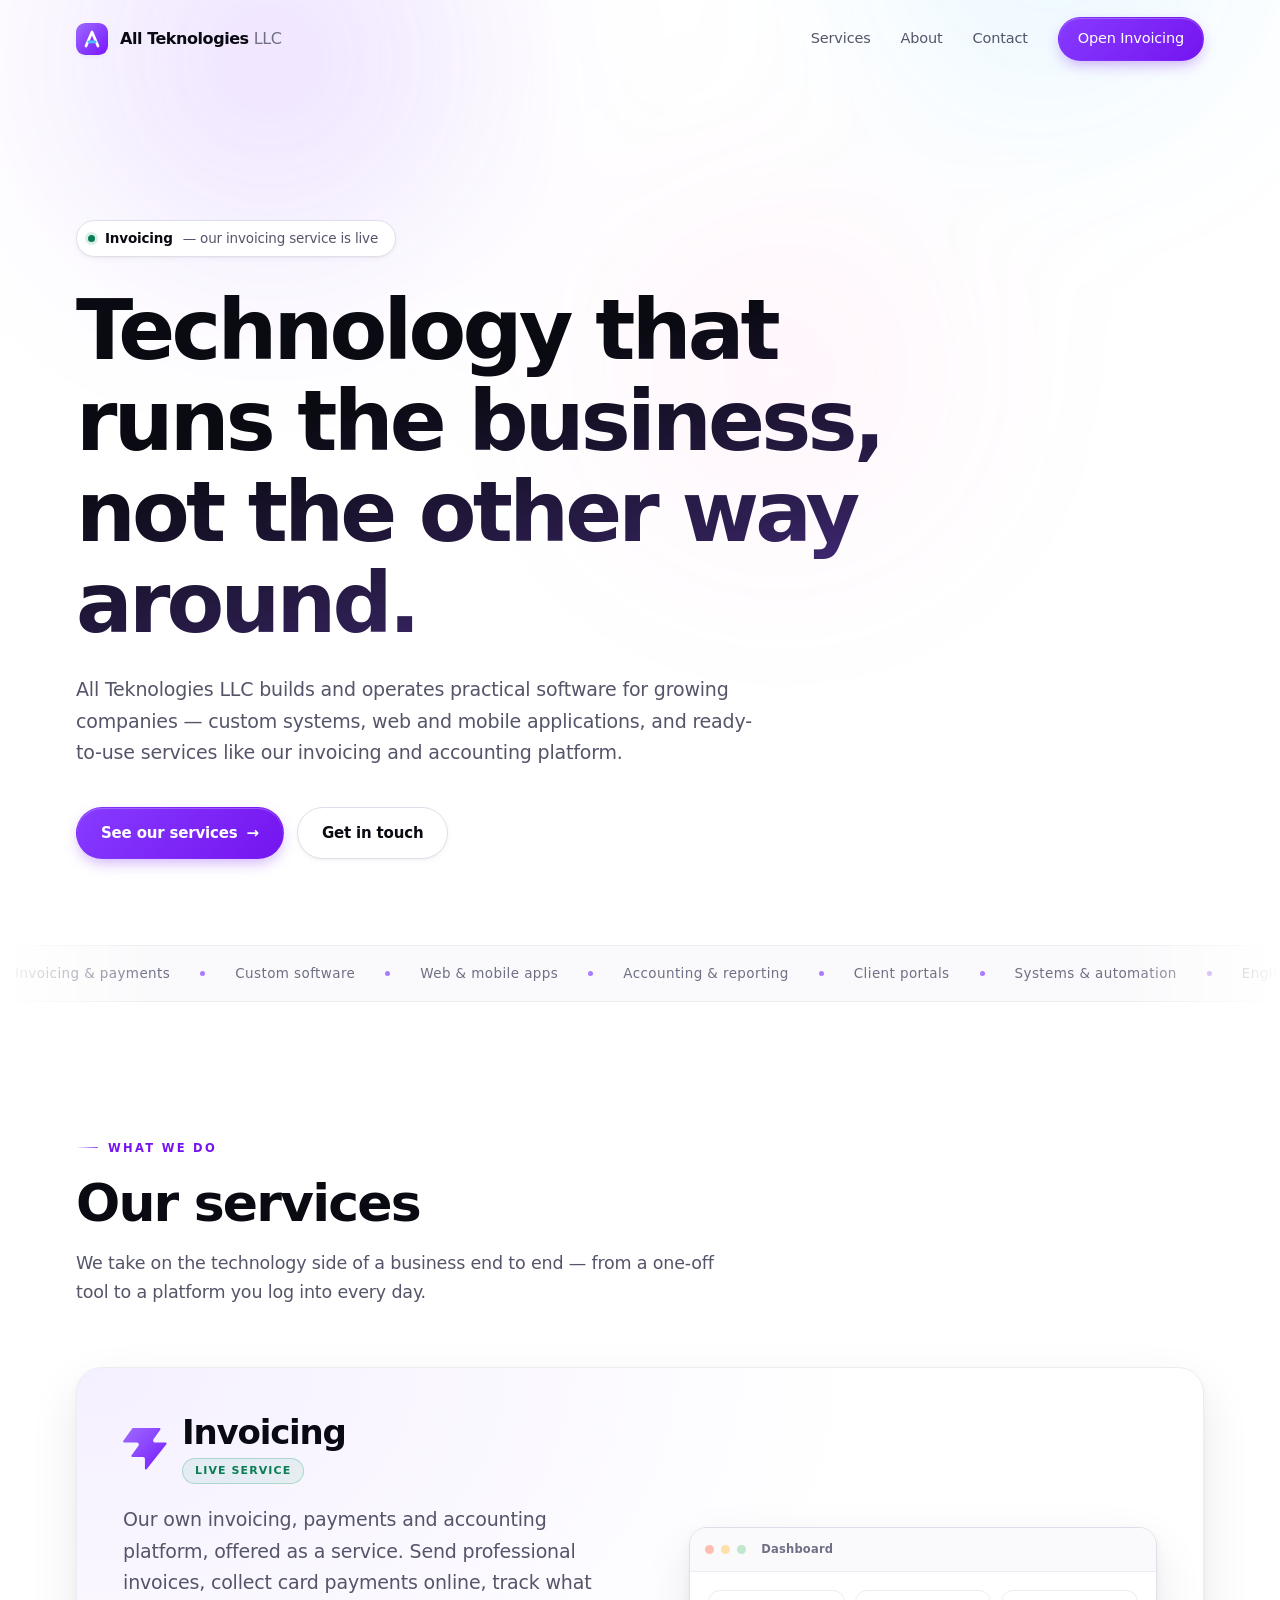
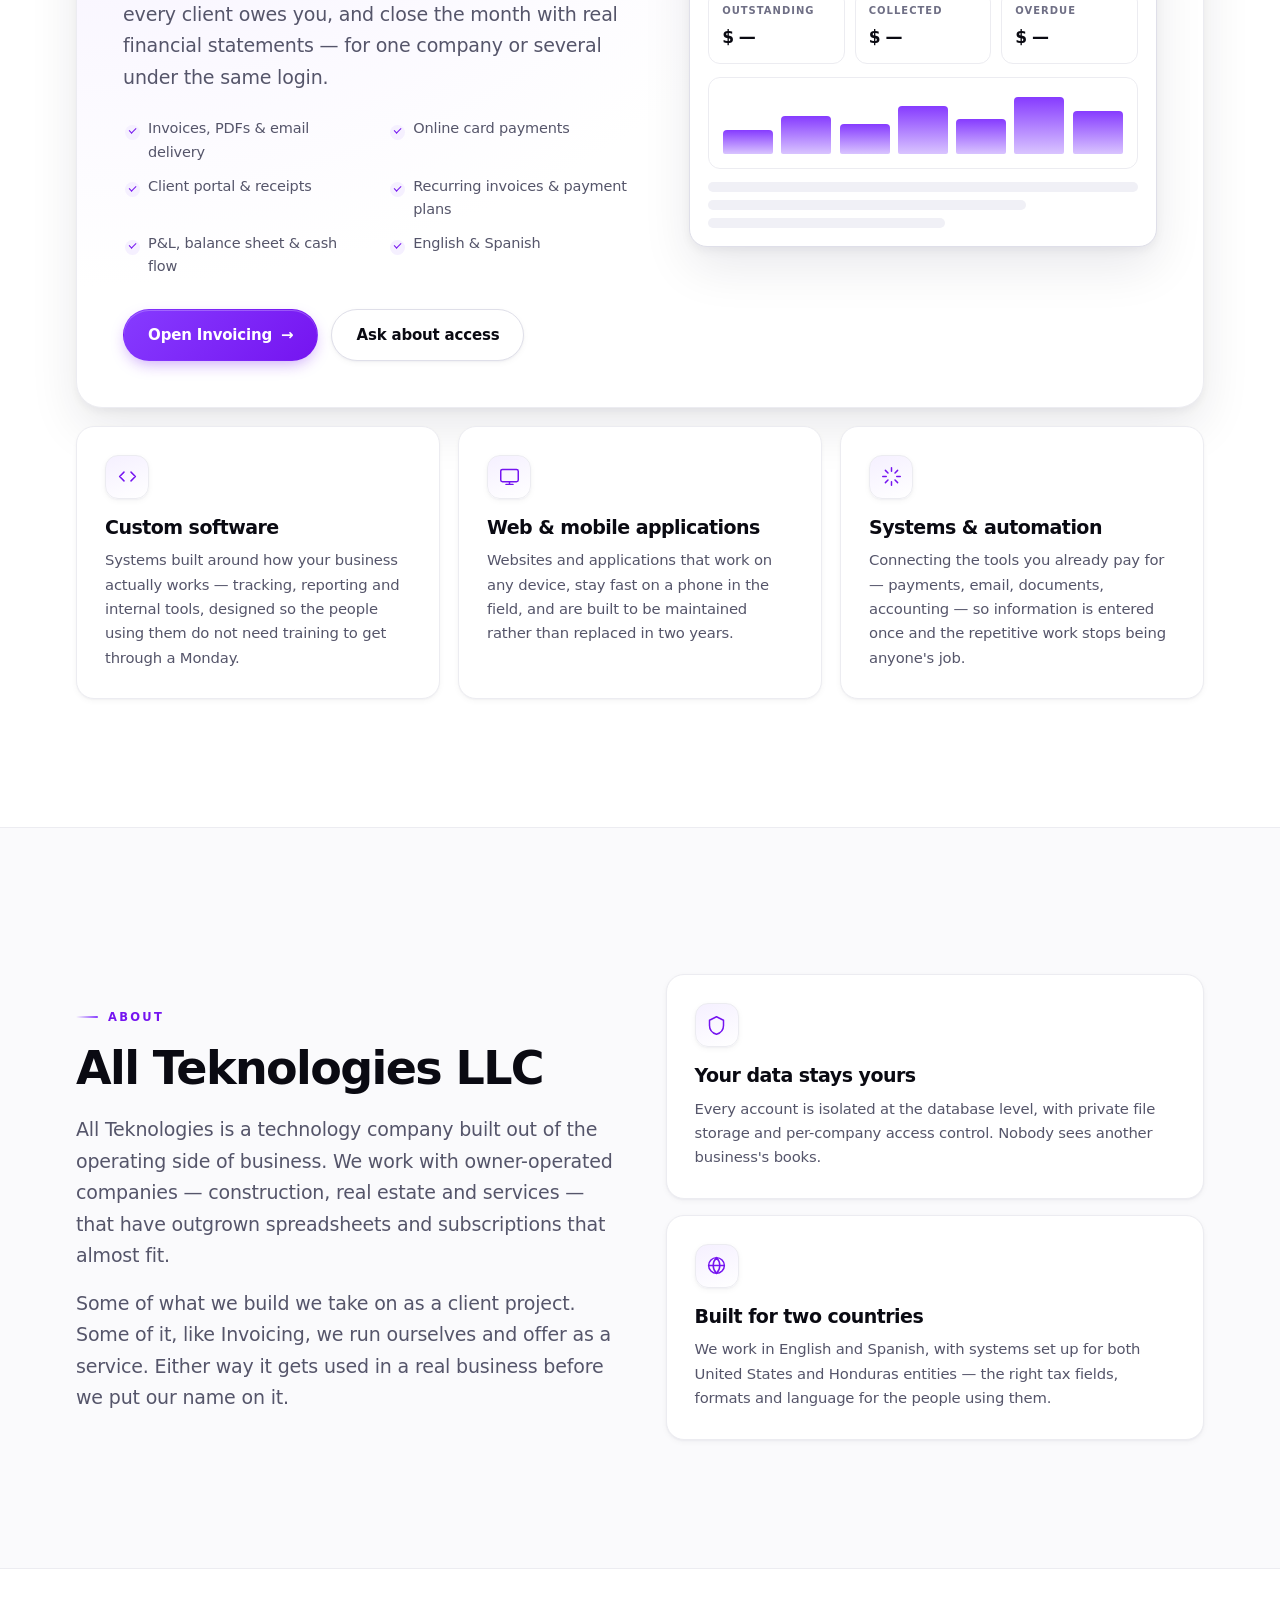
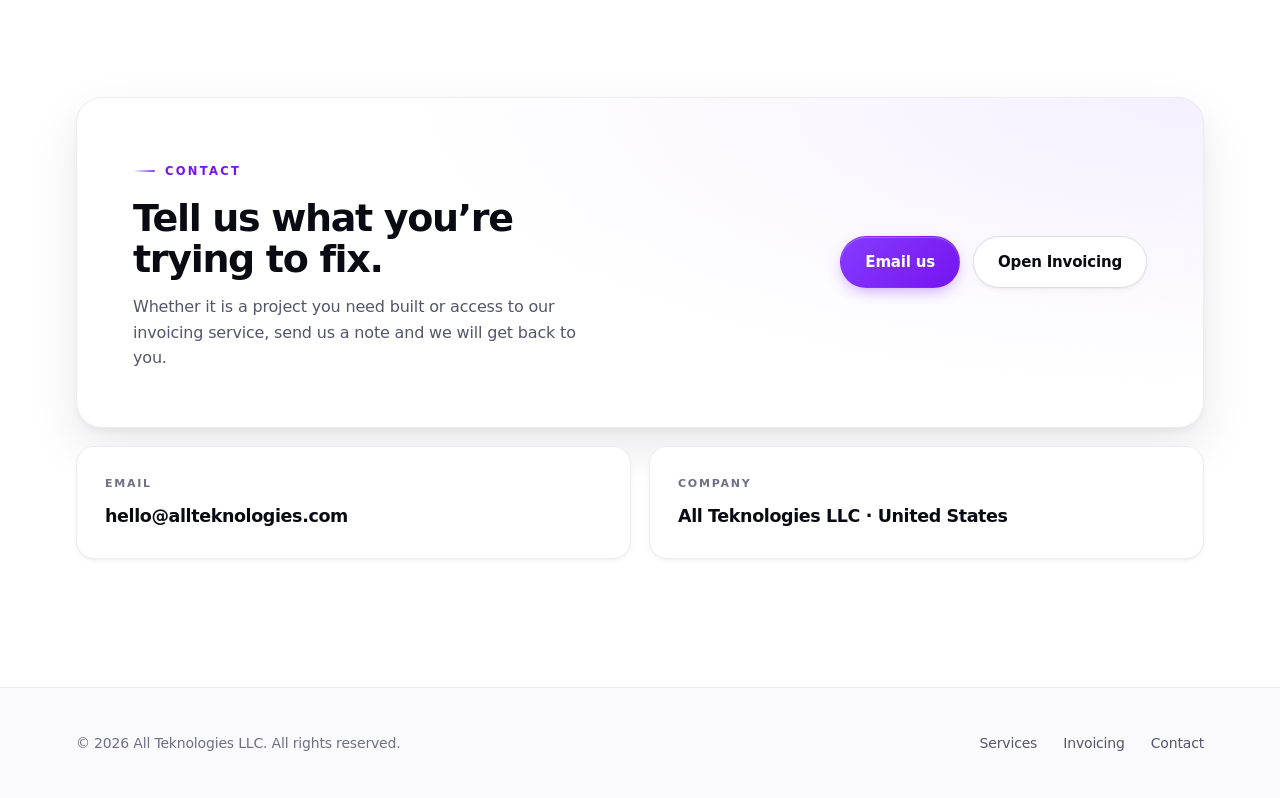
<file: index.html>
<!doctype html>
<html lang="en">
<head>
  <meta charset="UTF-8" />
  <meta name="viewport" content="width=device-width, initial-scale=1.0" />
  <title>All Teknologies LLC — technology services for growing businesses</title>
  <meta name="description" content="All Teknologies LLC builds and operates technology for growing businesses — custom software, web and mobile applications, and Invoicing, our invoicing, payments and accounting service." />
  <meta name="theme-color" content="#ffffff" />
  <link rel="icon" type="image/svg+xml" href="assets/logo.svg" />

  <meta property="og:type" content="website" />
  <meta property="og:title" content="All Teknologies LLC" />
  <meta property="og:description" content="Technology that runs the business, not the other way around. Custom software, web and mobile applications, and our Invoicing service." />

  <link rel="stylesheet" href="styles.css" />

  <!-- Scroll-reveal styles apply only when JS is running, so the page is
       never left blank if app.js fails to load. -->
  <script>document.documentElement.classList.add('js');</script>
</head>
<body>

  <div class="aurora" aria-hidden="true"><span></span><span></span><span></span></div>

  <header class="site-header">
    <div class="shell">
      <a class="brand" href="#top">
        <img src="assets/logo.svg" alt="" />
        <span class="brand-name">All Teknologies <span class="light">LLC</span></span>
      </a>
      <nav class="site-nav">
        <a href="#services">Services</a>
        <a href="#about" class="hide-sm">About</a>
        <a href="#contact" class="hide-sm">Contact</a>
        <a class="btn btn-primary btn-sm" href="https://invoice-app-six-indol.vercel.app" target="_blank" rel="noopener">Open Invoicing</a>
      </nav>
    </div>
  </header>

  <main id="top">

    <!-- ── Hero ─────────────────────────────────────────────────── -->
    <section class="hero">
      <div class="shell">
        <div class="reveal in">
          <span class="pill"><span class="dot"></span> <strong>Invoicing</strong> &mdash; our invoicing service is live</span>
          <h1>Technology that runs the business, not the other way around.</h1>
          <p class="lead">
            All Teknologies LLC builds and operates practical software for growing
            companies &mdash; custom systems, web and mobile applications, and
            ready-to-use services like our invoicing and accounting platform.
          </p>
          <div class="hero-actions">
            <a class="btn btn-primary" href="#services">
              See our services <span class="arrow">&rarr;</span>
            </a>
            <a class="btn btn-ghost" href="#contact">Get in touch</a>
          </div>
        </div>
      </div>
    </section>

    <div class="marquee" aria-hidden="true">
      <div class="marquee-track">
        <span>Invoicing &amp; payments<span></span></span>
        <span>Custom software<span></span></span>
        <span>Web &amp; mobile apps<span></span></span>
        <span>Accounting &amp; reporting<span></span></span>
        <span>Client portals<span></span></span>
        <span>Systems &amp; automation<span></span></span>
        <span>English &amp; Spanish<span></span></span>
        <span>Invoicing &amp; payments<span></span></span>
        <span>Custom software<span></span></span>
        <span>Web &amp; mobile apps<span></span></span>
        <span>Accounting &amp; reporting<span></span></span>
        <span>Client portals<span></span></span>
        <span>Systems &amp; automation<span></span></span>
        <span>English &amp; Spanish<span></span></span>
      </div>
    </div>

    <!-- ── Services ─────────────────────────────────────────────── -->
    <section id="services">
      <div class="shell">
        <div class="section-head reveal">
          <span class="eyebrow">What we do</span>
          <h2>Our services</h2>
          <p>
            We take on the technology side of a business end to end &mdash; from a
            one-off tool to a platform you log into every day.
          </p>
        </div>

        <!-- Featured service: the invoicing sub-business -->
        <div class="feature reveal">
          <div>
            <div class="feature-head">
              <img src="assets/invoicing-mark.svg" alt="" />
              <div>
                <h3>Invoicing</h3>
                <span class="tag">Live service</span>
              </div>
            </div>
            <p class="lead">
              Our own invoicing, payments and accounting platform, offered as a
              service. Send professional invoices, collect card payments online,
              track what every client owes you, and close the month with real
              financial statements &mdash; for one company or several under the
              same login.
            </p>
            <ul>
              <li>Invoices, PDFs &amp; email delivery</li>
              <li>Online card payments</li>
              <li>Client portal &amp; receipts</li>
              <li>Recurring invoices &amp; payment plans</li>
              <li>P&amp;L, balance sheet &amp; cash flow</li>
              <li>English &amp; Spanish</li>
            </ul>
            <div class="feature-actions">
              <a class="btn btn-primary" href="https://invoice-app-six-indol.vercel.app" target="_blank" rel="noopener">
                Open Invoicing <span class="arrow">&rarr;</span>
              </a>
              <a class="btn btn-ghost" href="#contact">Ask about access</a>
            </div>
          </div>

          <!-- Decorative impression of the app -->
          <div class="window" aria-hidden="true">
            <div class="window-bar"><i></i><i></i><i></i><b>Dashboard</b></div>
            <div class="window-body">
              <div class="stat-row">
                <div class="stat"><span>Outstanding</span><b>$ &mdash;</b></div>
                <div class="stat"><span>Collected</span><b>$ &mdash;</b></div>
                <div class="stat"><span>Overdue</span><b>$ &mdash;</b></div>
              </div>
              <div class="bars">
                <i style="height:38%"></i><i style="height:62%"></i>
                <i style="height:48%"></i><i style="height:78%"></i>
                <i style="height:56%"></i><i style="height:92%"></i>
                <i style="height:70%"></i>
              </div>
              <div class="rows"><i></i><i></i><i></i></div>
            </div>
          </div>
        </div>

        <!-- The rest of what we offer -->
        <div class="bento">
          <div class="card reveal" style="--d:0ms">
            <div class="icon-tile">
              <svg viewBox="0 0 24 24" fill="none" stroke="currentColor" stroke-width="1.7" stroke-linecap="round" stroke-linejoin="round">
                <path d="m8 17-5-5 5-5M16 7l5 5-5 5"/>
              </svg>
            </div>
            <h3>Custom software</h3>
            <p>
              Systems built around how your business actually works &mdash;
              tracking, reporting and internal tools, designed so the people using
              them do not need training to get through a Monday.
            </p>
          </div>

          <div class="card reveal" style="--d:90ms">
            <div class="icon-tile">
              <svg viewBox="0 0 24 24" fill="none" stroke="currentColor" stroke-width="1.7" stroke-linecap="round" stroke-linejoin="round">
                <rect x="2" y="4" width="20" height="14" rx="2"/><path d="M8 21h8M12 18v3"/>
              </svg>
            </div>
            <h3>Web &amp; mobile applications</h3>
            <p>
              Websites and applications that work on any device, stay fast on a
              phone in the field, and are built to be maintained rather than
              replaced in two years.
            </p>
          </div>

          <div class="card reveal" style="--d:180ms">
            <div class="icon-tile">
              <svg viewBox="0 0 24 24" fill="none" stroke="currentColor" stroke-width="1.7" stroke-linecap="round" stroke-linejoin="round">
                <path d="M12 2v4m0 12v4M2 12h4m12 0h4M5 5l3 3m8 8 3 3M19 5l-3 3m-8 8-3 3"/>
              </svg>
            </div>
            <h3>Systems &amp; automation</h3>
            <p>
              Connecting the tools you already pay for &mdash; payments, email,
              documents, accounting &mdash; so information is entered once and the
              repetitive work stops being anyone's job.
            </p>
          </div>
        </div>
      </div>
    </section>

    <!-- ── About ────────────────────────────────────────────────── -->
    <section id="about">
      <div class="shell">
        <div class="bento" style="grid-template-columns:repeat(2,minmax(0,1fr));gap:clamp(30px,4vw,52px);align-items:center">
          <div class="reveal">
            <span class="eyebrow">About</span>
            <h2 style="font-size:clamp(30px,4.4vw,46px)">All Teknologies LLC</h2>
            <p class="lead" style="margin-top:20px">
              All Teknologies is a technology company built out of the operating
              side of business. We work with owner-operated companies &mdash;
              construction, real estate and services &mdash; that have outgrown
              spreadsheets and subscriptions that almost fit.
            </p>
            <p class="lead" style="margin-top:16px">
              Some of what we build we take on as a client project. Some of it,
              like Invoicing, we run ourselves and offer as a service. Either way
              it gets used in a real business before we put our name on it.
            </p>
          </div>
          <div style="display:grid;gap:16px">
            <div class="card reveal" style="--d:80ms">
              <div class="icon-tile">
                <svg viewBox="0 0 24 24" fill="none" stroke="currentColor" stroke-width="1.7" stroke-linecap="round" stroke-linejoin="round">
                  <path d="M12 2 4 6v6c0 5 3.4 8.6 8 10 4.6-1.4 8-5 8-10V6l-8-4z"/>
                </svg>
              </div>
              <h3>Your data stays yours</h3>
              <p>
                Every account is isolated at the database level, with private file
                storage and per-company access control. Nobody sees another
                business's books.
              </p>
            </div>
            <div class="card reveal" style="--d:160ms">
              <div class="icon-tile">
                <svg viewBox="0 0 24 24" fill="none" stroke="currentColor" stroke-width="1.7" stroke-linecap="round" stroke-linejoin="round">
                  <circle cx="12" cy="12" r="9"/><path d="M3 12h18M12 3c2.5 2.7 3.8 5.7 3.8 9S14.5 18.3 12 21c-2.5-2.7-3.8-5.7-3.8-9S9.5 5.7 12 3z"/>
                </svg>
              </div>
              <h3>Built for two countries</h3>
              <p>
                We work in English and Spanish, with systems set up for both
                United States and Honduras entities &mdash; the right tax fields,
                formats and language for the people using them.
              </p>
            </div>
          </div>
        </div>
      </div>
    </section>

    <!-- ── Contact ──────────────────────────────────────────────── -->
    <section id="contact">
      <div class="shell">
        <div class="callout reveal">
          <div>
            <span class="eyebrow">Contact</span>
            <h2>Tell us what you&rsquo;re trying to fix.</h2>
            <p>
              Whether it is a project you need built or access to our invoicing
              service, send us a note and we will get back to you.
            </p>
          </div>
          <div class="hero-actions" style="margin-top:0">
            <a class="btn btn-primary" href="mailto:hello@allteknologies.com">Email us</a>
            <a class="btn btn-ghost" href="https://invoice-app-six-indol.vercel.app" target="_blank" rel="noopener">Open Invoicing</a>
          </div>
        </div>

        <div class="contact-grid">
          <a class="card contact-item reveal" href="mailto:hello@allteknologies.com" style="--d:60ms">
            <span>Email</span>
            <b>hello@allteknologies.com</b>
          </a>
          <div class="card contact-item reveal" style="--d:130ms">
            <span>Company</span>
            <b>All Teknologies LLC &middot; United States</b>
          </div>
        </div>
      </div>
    </section>

  </main>

  <footer class="site-footer">
    <div class="shell">
      <p>&copy; 2026 All Teknologies LLC. All rights reserved.</p>
      <nav class="footer-links">
        <a href="#services">Services</a>
        <a href="https://invoice-app-six-indol.vercel.app" target="_blank" rel="noopener">Invoicing</a>
        <a href="#contact">Contact</a>
      </nav>
    </div>
  </footer>

  <script src="app.js" defer></script>
</body>
</html>
</file>
<file: styles.css>
/* ── All Teknologies LLC ──────────────────────────────────────────────
   Light, white, modern. One accent colour (violet, matched to the
   Invoicing app) on a white ground, generous whitespace, soft depth.
   No CDN, no build step, no dependencies. */

:root {
  /* Brand */
  --brand: #7514f0;
  --brand-lite: #863bff;
  --brand-soft: #a97bff;
  --wash: #f5f0ff;

  /* Ground */
  --bg: #ffffff;
  --bg-alt: #fafafc;

  /* Ink */
  --ink: #0a0a12;
  --ink-2: #55556a;
  /* --ink-3 is the lightest text on the page; #6f6f85 keeps it soft while
     still clearing WCAG AA (4.9:1 on white, 4.7:1 on --bg-alt). */
  --ink-3: #6f6f85;

  /* Lines */
  --line: #ececf1;
  --line-2: #dfdfe9;

  /* Deep enough to pass AA as 11px uppercase text on its own tint (4.8:1). */
  --mint: #0b7d55;

  /* Depth — layered, never a single heavy drop */
  --sh-sm: 0 1px 2px rgba(16, 12, 40, 0.04), 0 2px 6px rgba(16, 12, 40, 0.04);
  --sh-md: 0 2px 4px rgba(16, 12, 40, 0.04), 0 8px 20px rgba(16, 12, 40, 0.06);
  --sh-lg: 0 4px 10px rgba(16, 12, 40, 0.05), 0 20px 50px rgba(16, 12, 40, 0.09);
  --sh-brand: 0 6px 16px -4px rgba(117, 20, 240, 0.4);

  --shell: 1180px;
  --r-lg: 26px;
  --r-md: 18px;
  --r-sm: 12px;

  --font: ui-sans-serif, system-ui, -apple-system, "Segoe UI Variable",
    "Segoe UI", Roboto, "Helvetica Neue", Arial, sans-serif;

  --ease: cubic-bezier(0.22, 1, 0.36, 1);
}

*, *::before, *::after { box-sizing: border-box; }

html {
  scroll-behavior: smooth;
  scroll-padding-top: 96px;
  -webkit-text-size-adjust: 100%;
}

body {
  margin: 0;
  background: var(--bg);
  color: var(--ink);
  font-family: var(--font);
  font-size: 16px;
  line-height: 1.6;
  letter-spacing: -0.011em;
  -webkit-font-smoothing: antialiased;
  overflow-x: clip;
}

img, svg { max-width: 100%; display: block; }
a { color: var(--brand); text-decoration: none; }
h1, h2, h3, h4 { margin: 0; line-height: 1.08; letter-spacing: -0.035em; font-weight: 640; }
p { margin: 0; }

::selection { background: rgba(134, 59, 255, 0.16); color: var(--ink); }

:focus-visible {
  outline: 2px solid var(--brand);
  outline-offset: 3px;
  border-radius: 6px;
}

/* ── Ambient mesh: soft pastel washes behind the top of the page ──── */

.aurora {
  position: fixed;
  inset: -20vmax 0 auto;
  height: 130vh;
  z-index: -2;
  pointer-events: none;
  filter: blur(90px);
  opacity: 0.62;
}

.aurora span {
  position: absolute;
  border-radius: 50%;
  animation: drift 30s var(--ease) infinite alternate;
}

.aurora span:nth-child(1) {
  width: 54vmax; height: 42vmax; top: 4%; left: -6%;
  background: radial-gradient(circle, rgba(134, 59, 255, 0.3), transparent 68%);
}
.aurora span:nth-child(2) {
  width: 44vmax; height: 38vmax; top: -4%; right: -4%;
  background: radial-gradient(circle, rgba(71, 191, 255, 0.26), transparent 68%);
  animation-duration: 36s; animation-delay: -9s;
}
.aurora span:nth-child(3) {
  width: 46vmax; height: 36vmax; top: 34%; left: 38%;
  background: radial-gradient(circle, rgba(255, 122, 205, 0.16), transparent 70%);
  animation-duration: 42s; animation-delay: -18s;
}

@keyframes drift {
  from { transform: translate3d(0, 0, 0) scale(1); }
  to   { transform: translate3d(5vmax, 4vmax, 0) scale(1.14); }
}

/* ── Layout ───────────────────────────────────────────────────────── */

.shell {
  width: 100%;
  max-width: var(--shell);
  margin-inline: auto;
  padding-inline: 26px;
}

section { padding-block: clamp(76px, 10vw, 132px); position: relative; }

#about { background: var(--bg-alt); border-block: 1px solid var(--line); }

.section-head { max-width: 660px; margin-bottom: clamp(40px, 5vw, 60px); }
.section-head h2 { font-size: clamp(32px, 4.6vw, 52px); }
.section-head p { margin-top: 18px; color: var(--ink-2); font-size: 17.5px; line-height: 1.65; }

.eyebrow {
  display: inline-flex;
  align-items: center;
  gap: 10px;
  margin-bottom: 18px;
  font-size: 11.5px;
  font-weight: 680;
  letter-spacing: 0.2em;
  text-transform: uppercase;
  color: var(--brand);
}

.eyebrow::before {
  content: "";
  width: 22px;
  height: 1.5px;
  border-radius: 2px;
  background: linear-gradient(90deg, transparent, var(--brand-lite));
}

.lead { color: var(--ink-2); font-size: clamp(16.5px, 1.8vw, 19px); line-height: 1.66; }

/* ── Buttons ──────────────────────────────────────────────────────── */

.btn {
  position: relative;
  display: inline-flex;
  align-items: center;
  gap: 9px;
  padding: 13px 24px;
  border: 1px solid transparent;
  border-radius: 999px;
  font-family: inherit;
  font-size: 15px;
  font-weight: 580;
  letter-spacing: -0.012em;
  white-space: nowrap;
  cursor: pointer;
  transition: transform 0.3s var(--ease), box-shadow 0.3s var(--ease),
    background 0.3s var(--ease), border-color 0.3s var(--ease), color 0.3s var(--ease);
}

.btn:hover { transform: translateY(-2px); }

.btn-primary {
  background: linear-gradient(135deg, var(--brand-lite), var(--brand));
  color: #fff;
  box-shadow: var(--sh-brand), inset 0 1px 0 rgba(255, 255, 255, 0.24);
}

.btn-primary:hover {
  color: #fff;
  box-shadow: 0 12px 28px -6px rgba(117, 20, 240, 0.5),
    inset 0 1px 0 rgba(255, 255, 255, 0.3);
}

.btn-ghost {
  background: #fff;
  border-color: var(--line-2);
  color: var(--ink);
  box-shadow: var(--sh-sm);
}

.btn-ghost:hover {
  border-color: #c9c9dd;
  color: var(--ink);
  box-shadow: var(--sh-md);
}

.btn-sm { padding: 9.5px 19px; font-size: 14px; }

.btn .arrow { transition: transform 0.3s var(--ease); }
.btn:hover .arrow { transform: translateX(4px); }

/* ── Header ───────────────────────────────────────────────────────── */

.site-header {
  position: sticky;
  top: 0;
  z-index: 60;
  border-bottom: 1px solid transparent;
  transition: background 0.35s var(--ease), border-color 0.35s var(--ease),
    box-shadow 0.35s var(--ease);
}

.site-header.stuck {
  background: rgba(255, 255, 255, 0.82);
  backdrop-filter: blur(20px) saturate(180%);
  border-bottom-color: var(--line);
}

.site-header .shell { display: flex; align-items: center; gap: 30px; height: 78px; }

.brand { display: flex; align-items: center; gap: 12px; color: var(--ink); font-weight: 640; }
.brand:hover { color: var(--ink); }
.brand img { width: 32px; height: 32px; border-radius: 9px; box-shadow: var(--sh-sm); }
.brand-name { font-size: 16px; letter-spacing: -0.028em; }
.brand-name .light { color: var(--ink-3); font-weight: 460; }

.site-nav { display: flex; align-items: center; gap: 30px; margin-left: auto; }

.site-nav a {
  position: relative;
  color: var(--ink-2);
  font-size: 14.5px;
  font-weight: 500;
  transition: color 0.25s var(--ease);
}

.site-nav a:not(.btn)::after {
  content: "";
  position: absolute;
  left: 0; bottom: -5px;
  width: 100%; height: 1.5px;
  border-radius: 2px;
  background: var(--brand);
  transform: scaleX(0);
  transform-origin: right;
  transition: transform 0.35s var(--ease);
}

.site-nav a:not(.btn):hover { color: var(--ink); }
.site-nav a:not(.btn):hover::after { transform: scaleX(1); transform-origin: left; }
.site-nav .btn { color: #fff; }

/* ── Hero ─────────────────────────────────────────────────────────── */

.hero { padding-block: clamp(72px, 11vw, 146px) clamp(50px, 7vw, 86px); }

.hero h1 {
  font-size: clamp(42px, 7.2vw, 84px);
  letter-spacing: -0.045em;
  max-width: 14ch;
  background: linear-gradient(165deg, #0a0a12 34%, #2e1f52 72%, #5b34a8 100%);
  -webkit-background-clip: text;
  background-clip: text;
  color: transparent;
}

.hero .lead { margin-top: 26px; max-width: 56ch; }

.hero-actions { display: flex; flex-wrap: wrap; gap: 13px; margin-top: 38px; }

.pill {
  display: inline-flex;
  align-items: center;
  gap: 10px;
  margin-bottom: 28px;
  padding: 7px 17px 7px 11px;
  border: 1px solid var(--line-2);
  border-radius: 999px;
  background: #fff;
  box-shadow: var(--sh-sm);
  font-size: 13.5px;
  color: var(--ink-2);
}

.pill strong { color: var(--ink); font-weight: 620; }

.dot {
  width: 7px; height: 7px;
  border-radius: 50%;
  background: var(--mint);
  box-shadow: 0 0 0 3px rgba(15, 157, 107, 0.16);
  animation: pulse 2.4s ease-in-out infinite;
}

@keyframes pulse {
  0%, 100% { box-shadow: 0 0 0 3px rgba(15, 157, 107, 0.16); }
  50%      { box-shadow: 0 0 0 6px rgba(15, 157, 107, 0.05); }
}

/* ── Marquee ──────────────────────────────────────────────────────── */

.marquee {
  overflow: hidden;
  border-block: 1px solid var(--line);
  background: var(--bg-alt);
  padding-block: 17px;
  -webkit-mask-image: linear-gradient(90deg, transparent, #000 12%, #000 88%, transparent);
  mask-image: linear-gradient(90deg, transparent, #000 12%, #000 88%, transparent);
}

.marquee-track {
  display: flex;
  align-items: center;
  width: max-content;
  animation: slide 42s linear infinite;
}

.marquee-track > span {
  display: inline-flex;
  align-items: center;
  gap: 30px;
  padding-inline: 15px;
  color: var(--ink-3);
  font-size: 13.5px;
  font-weight: 540;
  letter-spacing: 0.03em;
  white-space: nowrap;
}

.marquee-track > span > span {
  width: 5px; height: 5px;
  border-radius: 50%;
  background: var(--brand-soft);
}

@keyframes slide { to { transform: translateX(-50%); } }

/* ── Featured service ─────────────────────────────────────────────── */

.feature {
  display: grid;
  grid-template-columns: minmax(0, 1fr) minmax(0, 0.92fr);
  gap: clamp(32px, 4.5vw, 60px);
  align-items: center;
  padding: clamp(28px, 3.6vw, 48px);
  border: 1px solid var(--line);
  border-radius: var(--r-lg);
  background:
    radial-gradient(120% 140% at 0% 0%, var(--wash), transparent 58%),
    #fff;
  box-shadow: var(--sh-lg);
}

.feature-head { display: flex; align-items: center; gap: 15px; margin-bottom: 20px; }
.feature-head img { width: 44px; height: 42px; }
.feature-head h3 { font-size: clamp(26px, 3vw, 34px); }

.tag {
  display: inline-flex;
  align-items: center;
  margin-top: 7px;
  padding: 3.5px 12px;
  border: 1px solid rgba(15, 157, 107, 0.28);
  border-radius: 999px;
  background: rgba(15, 157, 107, 0.08);
  color: var(--mint);
  font-size: 11px;
  font-weight: 680;
  letter-spacing: 0.1em;
  text-transform: uppercase;
}

.feature ul {
  margin: 24px 0 0;
  padding: 0;
  list-style: none;
  display: grid;
  grid-template-columns: repeat(2, minmax(0, 1fr));
  gap: 11px 22px;
}

.feature li {
  position: relative;
  padding-left: 25px;
  color: var(--ink-2);
  font-size: 14.5px;
}

.feature li::before {
  content: "";
  position: absolute;
  left: 2px; top: 0.52em;
  width: 15px; height: 15px;
  border-radius: 50%;
  background: var(--wash);
}

.feature li::after {
  content: "";
  position: absolute;
  left: 6px; top: 0.76em;
  width: 6.5px; height: 3.5px;
  border-left: 1.7px solid var(--brand);
  border-bottom: 1.7px solid var(--brand);
  transform: rotate(-45deg);
}

.feature-actions { display: flex; flex-wrap: wrap; gap: 13px; margin-top: 30px; }

/* ── App-window impression ────────────────────────────────────────── */

.window {
  border: 1px solid var(--line-2);
  border-radius: var(--r-md);
  background: #fff;
  box-shadow: var(--sh-lg);
  overflow: hidden;
}

.window-bar {
  display: flex;
  align-items: center;
  gap: 7px;
  padding: 12px 15px;
  border-bottom: 1px solid var(--line);
  background: var(--bg-alt);
}

.window-bar i { width: 9px; height: 9px; border-radius: 50%; background: #dcdce8; }
.window-bar i:nth-child(1) { background: #ffbdb0; }
.window-bar i:nth-child(2) { background: #ffe0a8; }
.window-bar i:nth-child(3) { background: #bfe8cd; }

.window-bar b {
  margin-left: 8px;
  color: var(--ink-3);
  font-size: 11.5px;
  font-weight: 580;
  letter-spacing: 0.02em;
}

.window-body { padding: 18px; display: grid; gap: 13px; }

.stat-row { display: grid; grid-template-columns: repeat(3, 1fr); gap: 10px; }

.stat {
  padding: 12px 13px;
  border: 1px solid var(--line);
  border-radius: var(--r-sm);
  background: #fff;
}

.stat span {
  display: block;
  font-size: 10px;
  font-weight: 640;
  letter-spacing: 0.1em;
  text-transform: uppercase;
  color: var(--ink-3);
}

.stat b { display: block; margin-top: 5px; font-size: 17px; font-weight: 660; letter-spacing: -0.03em; }

.bars {
  display: flex;
  align-items: flex-end;
  gap: 8px;
  height: 92px;
  padding: 14px;
  border: 1px solid var(--line);
  border-radius: var(--r-sm);
  background: #fff;
}

.bars i {
  flex: 1;
  border-radius: 4px 4px 2px 2px;
  background: linear-gradient(180deg, var(--brand-lite), #d9c4ff);
  transform-origin: bottom;
  animation: grow 0.85s var(--ease) both;
}

@keyframes grow { from { transform: scaleY(0); } to { transform: scaleY(1); } }

.rows { display: grid; gap: 8px; }
.rows i { height: 10px; border-radius: 999px; background: #f0f0f6; }
.rows i:nth-child(2) { width: 74%; }
.rows i:nth-child(3) { width: 55%; }

/* ── Cards ────────────────────────────────────────────────────────── */

.bento { display: grid; grid-template-columns: repeat(3, minmax(0, 1fr)); gap: 18px; margin-top: 18px; }

.card {
  position: relative;
  padding: 28px;
  border: 1px solid var(--line);
  border-radius: var(--r-md);
  background: #fff;
  box-shadow: var(--sh-sm);
  overflow: hidden;
  transition: transform 0.35s var(--ease), box-shadow 0.35s var(--ease),
    border-color 0.35s var(--ease);
}

/* Cursor-tracked spotlight (coords set in app.js) */
.card::before {
  content: "";
  position: absolute;
  inset: 0;
  pointer-events: none;
  opacity: 0;
  background: radial-gradient(320px circle at var(--mx, 50%) var(--my, 50%),
    rgba(134, 59, 255, 0.07), transparent 62%);
  transition: opacity 0.4s var(--ease);
}

.card:hover {
  transform: translateY(-4px);
  border-color: var(--line-2);
  box-shadow: var(--sh-md);
}

.card:hover::before { opacity: 1; }

.card h3 { font-size: 19px; letter-spacing: -0.028em; }
.card p { margin-top: 11px; color: var(--ink-2); font-size: 14.8px; line-height: 1.65; }

.icon-tile {
  display: grid;
  place-items: center;
  width: 44px; height: 44px;
  margin-bottom: 18px;
  border: 1px solid var(--line);
  border-radius: 13px;
  background: linear-gradient(160deg, var(--wash), #fff);
  color: var(--brand);
  box-shadow: var(--sh-sm);
}

.icon-tile svg { width: 21px; height: 21px; }

/* ── Callout ──────────────────────────────────────────────────────── */

.callout {
  display: flex;
  flex-wrap: wrap;
  align-items: center;
  justify-content: space-between;
  gap: 30px;
  padding: clamp(32px, 4.4vw, 56px);
  border: 1px solid var(--line);
  border-radius: var(--r-lg);
  background:
    radial-gradient(120% 150% at 100% 0%, var(--wash), transparent 60%),
    #fff;
  box-shadow: var(--sh-lg);
}

.callout h2 { font-size: clamp(26px, 3.6vw, 38px); max-width: 18ch; }
.callout p { margin-top: 14px; color: var(--ink-2); max-width: 46ch; }

/* ── Contact ──────────────────────────────────────────────────────── */

.contact-grid { display: grid; grid-template-columns: repeat(2, minmax(0, 1fr)); gap: 18px; margin-top: 18px; }

.contact-item { display: block; color: inherit; }
.contact-item:hover { color: inherit; }

.contact-item span {
  display: block;
  font-size: 11px;
  font-weight: 680;
  letter-spacing: 0.16em;
  text-transform: uppercase;
  color: var(--ink-3);
}

.contact-item b {
  display: block;
  margin-top: 9px;
  font-size: 17.5px;
  font-weight: 600;
  letter-spacing: -0.022em;
  word-break: break-word;
}

/* ── Footer ───────────────────────────────────────────────────────── */

.site-footer {
  border-top: 1px solid var(--line);
  background: var(--bg-alt);
  padding-block: 44px;
}

.site-footer .shell { display: flex; flex-wrap: wrap; align-items: center; gap: 20px; }
.site-footer p { color: var(--ink-3); font-size: 14px; }

.footer-links { display: flex; flex-wrap: wrap; gap: 26px; margin-left: auto; }
.footer-links a { color: var(--ink-2); font-size: 14px; font-weight: 500; }
.footer-links a:hover { color: var(--brand); }

/* ── Scroll reveal (only when JS runs) ────────────────────────────── */

.js .reveal {
  opacity: 0;
  transform: translateY(22px);
  transition: opacity 0.75s var(--ease) var(--d, 0ms),
    transform 0.75s var(--ease) var(--d, 0ms);
}

.js .reveal.in { opacity: 1; transform: none; }

/* ── Responsive ───────────────────────────────────────────────────── */

@media (max-width: 940px) {
  .bento { grid-template-columns: repeat(2, minmax(0, 1fr)); }
  .feature { grid-template-columns: minmax(0, 1fr); }
  .feature .window { order: -1; }
  #about .bento { grid-template-columns: minmax(0, 1fr) !important; }
}

@media (max-width: 660px) {
  .shell { padding-inline: 20px; }
  .site-header .shell { height: 66px; gap: 14px; }
  .site-nav { gap: 18px; }
  .site-nav .hide-sm { display: none; }
  .hero h1 { max-width: none; }
  .bento,
  .contact-grid,
  .feature ul { grid-template-columns: minmax(0, 1fr); }
  .callout { flex-direction: column; align-items: flex-start; }
  .footer-links { margin-left: 0; gap: 20px; }
}

@media (prefers-reduced-motion: reduce) {
  html { scroll-behavior: auto; }
  .aurora span, .marquee-track, .bars i, .dot { animation: none !important; }
  .js .reveal { opacity: 1; transform: none; transition: none; }
  * { transition-duration: 0.01ms !important; }
}
</file>
